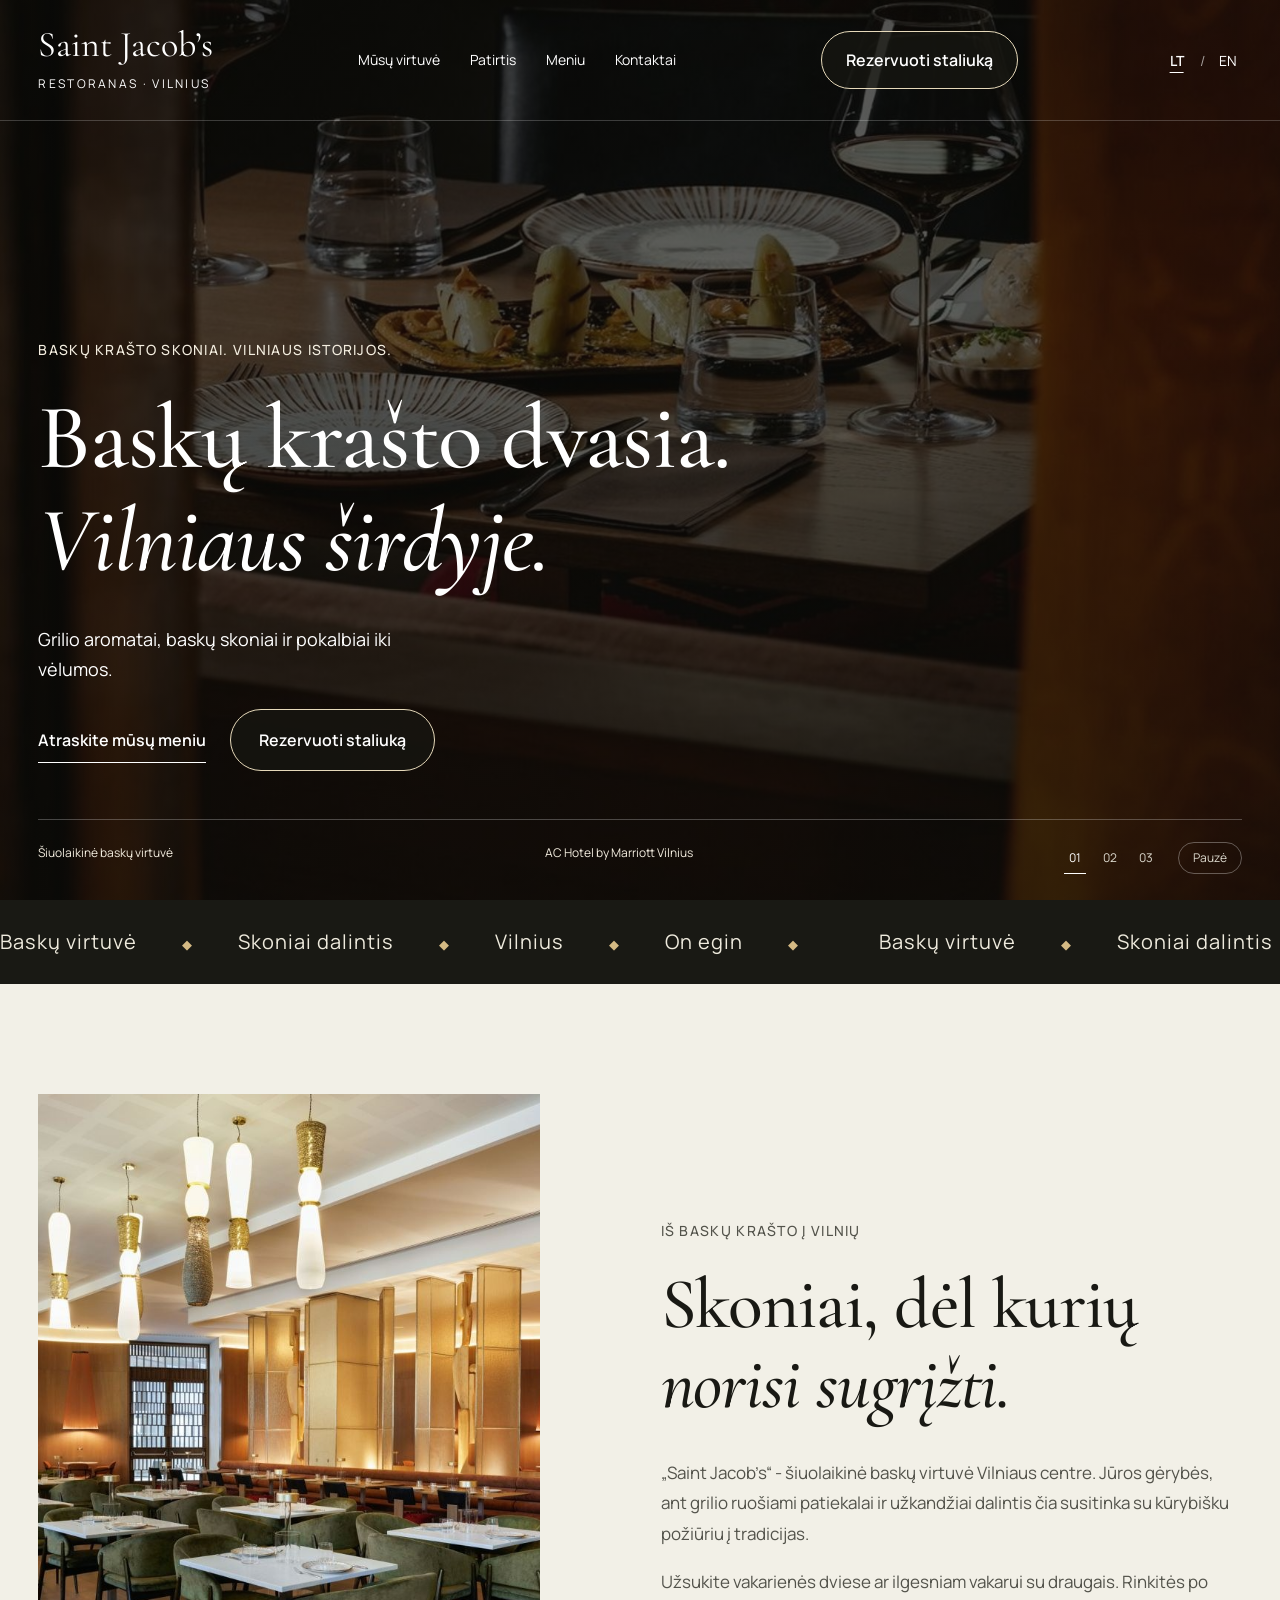
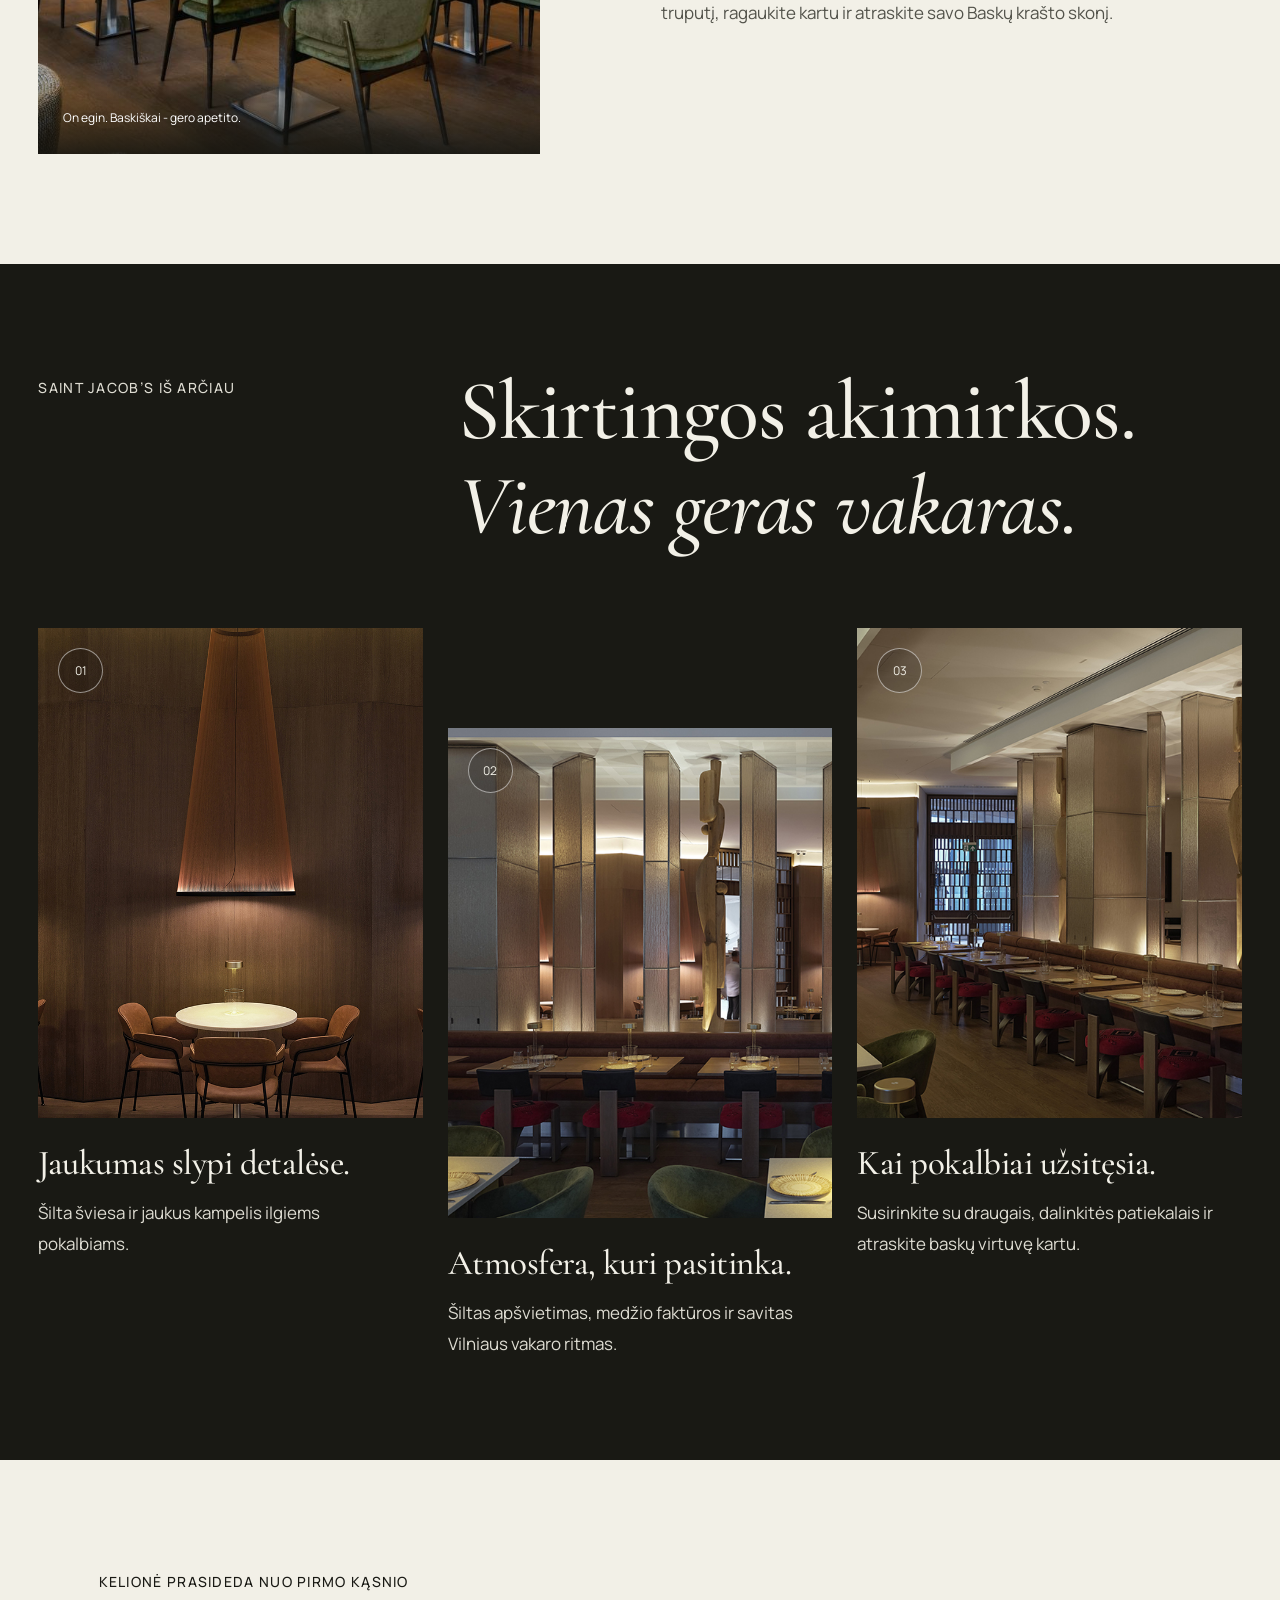
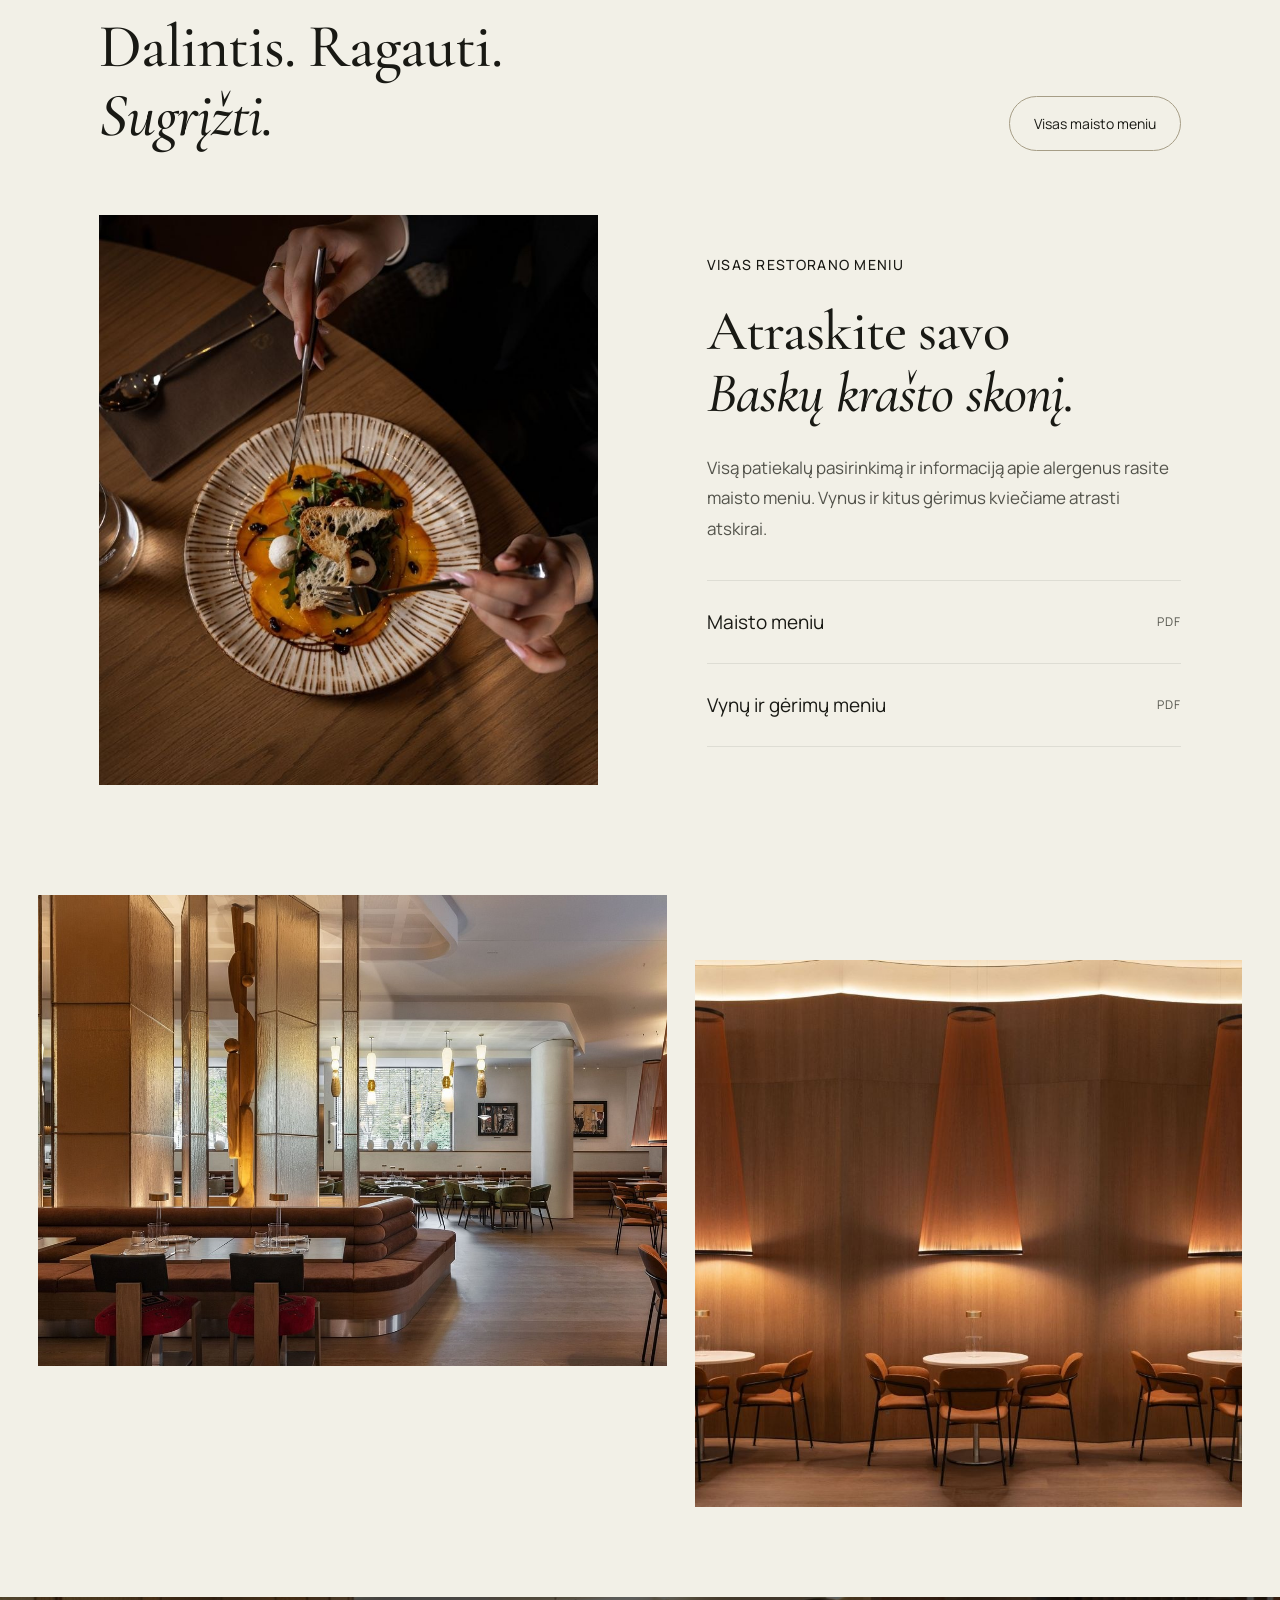
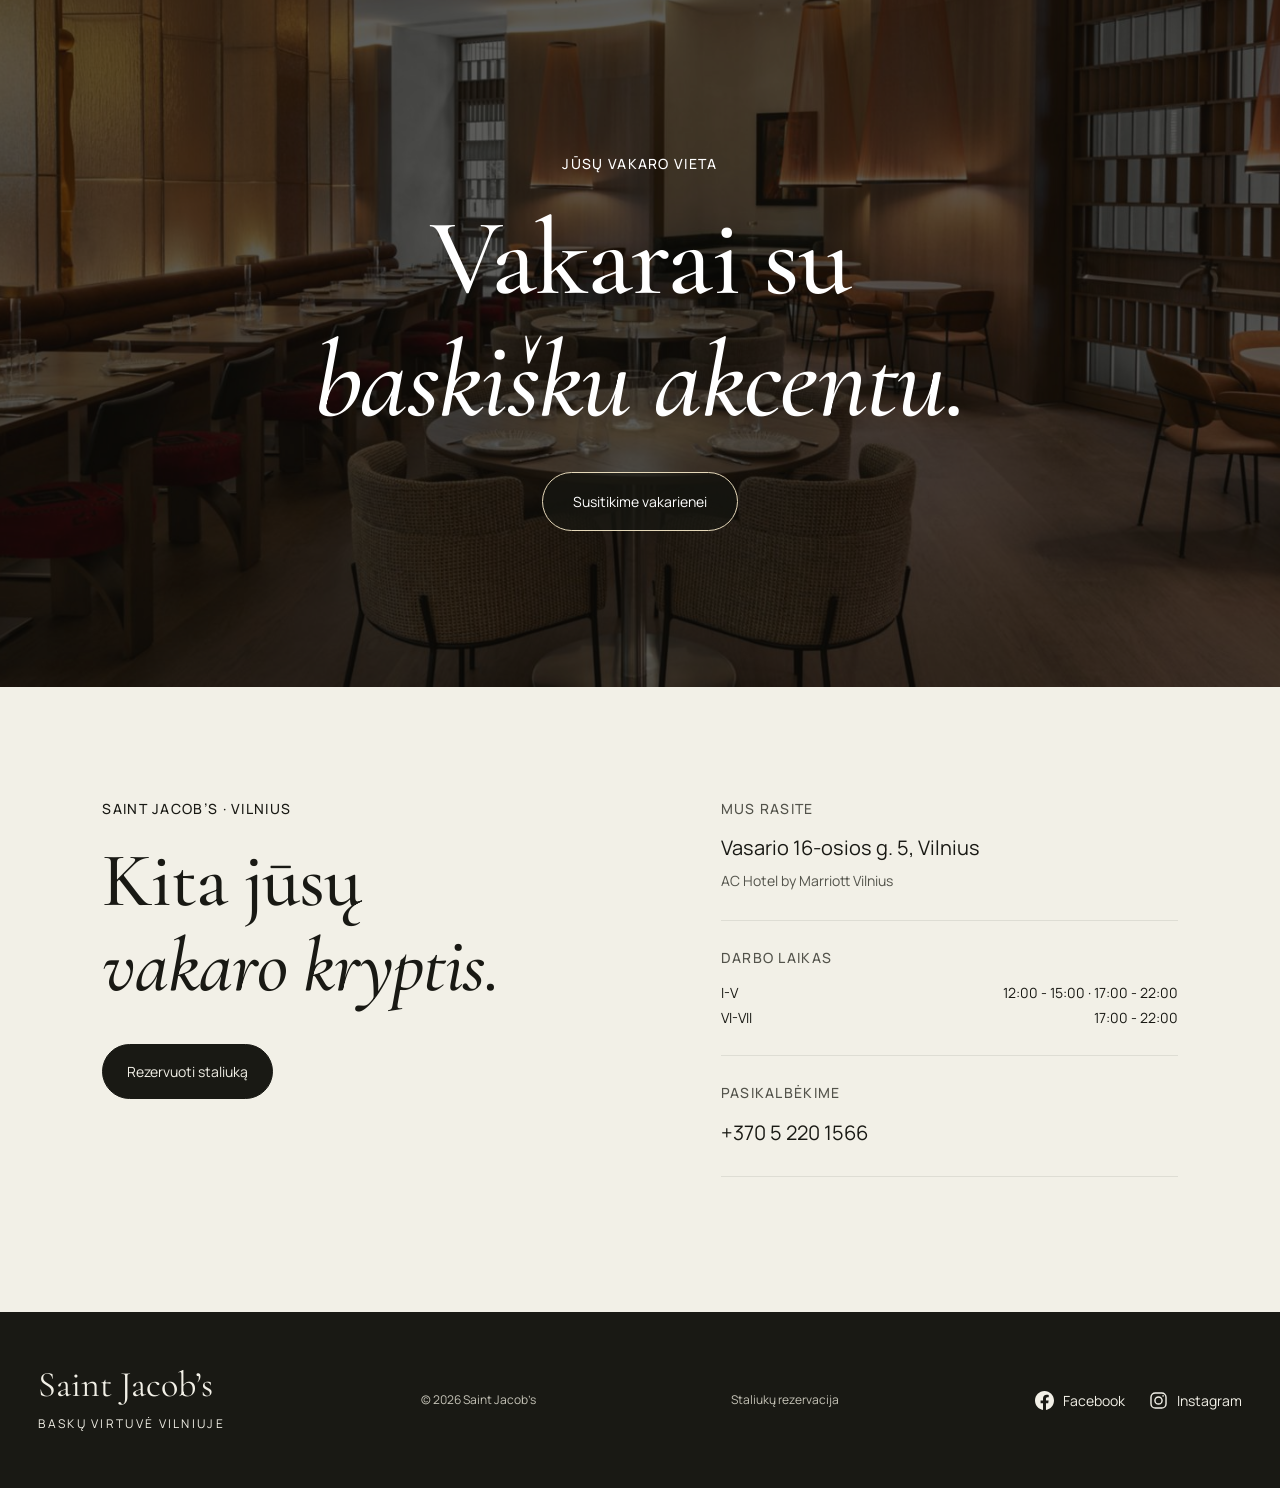
<file: index.html>
<!doctype html><html lang="lt"><head><meta charset="utf-8"><meta name="viewport" content="width=device-width,initial-scale=1"><title>Saint Jacob's | Baskų virtuvė Vilniuje</title><meta name="description" content="Saint Jacob's - šiuolaikinė baskų virtuvė Vilniaus centre. Atraskite restorano meniu ir rezervuokite staliuką."><meta name="theme-color" content="#282721"><link rel="stylesheet" href="style.css"><link rel="icon" type="image/svg+xml" href="data:image/svg+xml,%3Csvg xmlns='http://www.w3.org/2000/svg' viewBox='0 0 64 64'%3E%3Crect width='64' height='64' fill='%23282721'/%3E%3Ctext x='32' y='45' text-anchor='middle' font-family='Georgia' font-size='42' fill='%23dbbf86'%3ES%3C/text%3E%3C/svg%3E"><link rel="alternate" hreflang="lt" href="index.html"><link rel="alternate" hreflang="en" href="en.html"></head><body>

<main><section class="hero" aria-label="Restorano nuotraukos"><header><a class="brand" href="#" aria-label="Saint Jacob's pradžia">Saint Jacob’s<span>Restoranas · Vilnius</span></a><nav aria-label="Pagrindinė navigacija"><a href="#istorija">Mūsų virtuvė</a><a href="#patirtis">Patirtis</a><a href="#meniu">Meniu</a><a href="#kontaktai">Kontaktai</a></nav><a class="reserve" href="https://saint-jacobs.tablein.com/lt" target="_blank" rel="noopener">Rezervuoti staliuką</a><div class="language-switch" role="navigation" aria-label="Kalba"><a href="index.html" lang="lt" hreflang="lt" aria-current="page">LT</a><span aria-hidden="true">/</span><a href="en.html" lang="en" hreflang="en">EN</a></div></header><img class="hero-slide active hero-food" src="assets/food.jpg" alt="Saint Jacob’s patiekalai ir vynas šiltai apšviestame restorane" fetchpriority="high" width="1920" height="1080"><img class="hero-slide" src="assets/room-wide.jpg" alt="Saint Jacob’s restorano salė" width="1336" height="748"><img class="hero-slide" src="assets/room-long.jpg" alt="Saint Jacob’s restorano staliukai" width="1000" height="667"><div class="hero-shade"></div><div class="hero-copy"><p class="eyebrow">Baskų krašto skoniai. Vilniaus istorijos.</p><h1>Baskų krašto dvasia.<br><em>Vilniaus širdyje.</em></h1><p>Grilio aromatai, baskų skoniai ir pokalbiai iki vėlumos.</p><a class="line-link" href="#meniu">Atraskite mūsų meniu</a><a class="hero-book outline light" href="https://saint-jacobs.tablein.com/lt" target="_blank" rel="noopener">Rezervuoti staliuką</a></div><div class="hero-bottom"><span>Šiuolaikinė baskų virtuvė</span><span>AC Hotel by Marriott Vilnius</span><div class="slider-controls"><button type="button" data-slide="0" aria-label="Pirma nuotrauka" aria-pressed="true">01</button><button type="button" data-slide="1" aria-label="Antra nuotrauka" aria-pressed="false">02</button><button type="button" data-slide="2" aria-label="Trečia nuotrauka" aria-pressed="false">03</button><button type="button" id="pause" aria-label="Sustabdyti nuotraukų kaitą">Pauzė</button></div></div></section><div class="ticker" aria-label="Baskų virtuvė, skoniai dalintis, Vilnius"><div class="ticker-track"><span>Baskų virtuvė <i>◆</i> Skoniai dalintis <i>◆</i> Vilnius <i>◆</i> On egin <i>◆</i> </span><span aria-hidden="true">Baskų virtuvė <i>◆</i> Skoniai dalintis <i>◆</i> Vilnius <i>◆</i> On egin <i>◆</i> </span></div></div>
<section class="story section" id="istorija"><figure class="story-photo"><img src="assets/green-room.jpg" alt="Saint Jacob’s restorano salė su žaliais krėslais" loading="lazy" width="1800" height="1200"><figcaption>On egin. Baskiškai - gero apetito.</figcaption></figure><div class="story-copy"><p class="eyebrow">Iš Baskų krašto į Vilnių</p><h2>Skoniai, dėl kurių<br><em>norisi sugrįžti.</em></h2><p>„Saint Jacob’s“ - šiuolaikinė baskų virtuvė Vilniaus centre. Jūros gėrybės, ant grilio ruošiami patiekalai ir užkandžiai dalintis čia susitinka su kūrybišku požiūriu į tradicijas.</p><p>Užsukite vakarienės dviese ar ilgesniam vakarui su draugais. Rinkitės po truputį, ragaukite kartu ir atraskite savo Baskų krašto skonį.</p></div></section>
<section class="experience section" id="patirtis"><div class="experience-title"><p class="eyebrow">Saint Jacob’s iš arčiau</p><h2>Skirtingos akimirkos.<br><em>Vienas geras vakaras.</em></h2></div><div class="experience-grid"><article><div class="experience-image"><img src="assets/detail.jpg" alt="Jaukus staliukas po šiltu šviestuvu" loading="lazy"><span>01</span></div><h3>Jaukumas slypi detalėse.</h3><p>Šilta šviesa ir jaukus kampelis ilgiems pokalbiams.</p></article><article><div class="experience-image"><img class="interior-no-faces" src="assets/room-warm.jpg" alt="Saint Jacob’s salės apšvietimas ir medžio detalės" loading="lazy"><span>02</span></div><h3>Atmosfera, kuri pasitinka.</h3><p>Šiltas apšvietimas, medžio faktūros ir savitas Vilniaus vakaro ritmas.</p></article><article><div class="experience-image"><img src="assets/room-wide.jpg" alt="Erdvi Saint Jacob’s restorano salė" loading="lazy"><span>03</span></div><h3>Kai pokalbiai užsitęsia.</h3><p>Susirinkite su draugais, dalinkitės patiekalais ir atraskite baskų virtuvę kartu.</p></article></div></section><section class="food section" id="meniu"><div class="section-heading"><div><p class="eyebrow">Kelionė prasideda nuo pirmo kąsnio</p><h2>Dalintis. Ragauti.<br><em>Sugrįžti.</em></h2></div><a class="outline" href="https://backend.app.tablein.com/storage/restaurants/22970725/pdf-menu/EN-LT-A-la-carte-6a0336e5a97d1.pdf?disposition=inline" target="_blank" rel="noopener">Visas maisto meniu</a></div><div class="food-grid"><figure><img src="assets/plated-food.jpg" alt="Spalvingas Saint Jacob’s patiekalas keraminėje lėkštėje" loading="lazy" width="1336" height="890"><figcaption><span>01 / Skonio pradžia</span><h3>Maži kąsniai, daug pokalbių.</h3></figcaption></figure><div class="menu-list menu-links"><p class="eyebrow">Visas restorano meniu</p><h3>Atraskite savo<br><em>Baskų krašto skonį.</em></h3><p class="menu-intro">Visą patiekalų pasirinkimą ir informaciją apie alergenus rasite maisto meniu. Vynus ir kitus gėrimus kviečiame atrasti atskirai.</p><a class="menu-document" href="https://backend.app.tablein.com/storage/restaurants/22970725/pdf-menu/EN-LT-A-la-carte-6a0336e5a97d1.pdf?disposition=inline" target="_blank" rel="noopener"><span>Maisto meniu</span><small>PDF</small></a><a class="menu-document" href="https://backend.app.tablein.com/storage/restaurants/22970725/pdf-menu/EN-LT-Drinks-Menu-6a0336e850783.pdf?disposition=inline" target="_blank" rel="noopener"><span>Vynų ir gėrimų meniu</span><small>PDF</small></a></div></div></section>
<section class="photo-pair section" aria-label="Restorano erdvės"><figure><img src="assets/dining-light.jpg" alt="Šviesi Saint Jacob’s salė su medžio detalėmis" loading="lazy" width="1200" height="1200"></figure><figure><img src="assets/lamps.jpg" alt="Trys šilti šviestuvai virš apvalių restorano staliukų" loading="lazy" width="1336" height="891"></figure></section><section class="full-image"><img src="assets/interior.jpg" alt="Saint Jacob’s restorano vakaro atmosfera" loading="lazy"><div><p class="eyebrow">Jūsų vakaro vieta</p><h2>Vakarai su<br><em>baskišku akcentu.</em></h2><a class="outline light" href="https://saint-jacobs.tablein.com/lt" target="_blank" rel="noopener">Susitikime vakarienei</a></div></section><section class="visit section" id="kontaktai"><div><p class="eyebrow">Saint Jacob’s · Vilnius</p><h2>Kita jūsų<br><em>vakaro kryptis.</em></h2><a class="solid" href="https://saint-jacobs.tablein.com/lt" target="_blank" rel="noopener">Rezervuoti staliuką</a></div><div class="visit-info"><div><span class="eyebrow">Mus rasite</span><p>Vasario 16-osios g. 5, Vilnius</p><span class="muted">AC Hotel by Marriott Vilnius</span></div><div><span class="eyebrow">Darbo laikas</span><dl><div><dt>I-V</dt><dd>12:00 - 15:00 · 17:00 - 22:00</dd></div><div><dt>VI-VII</dt><dd>17:00 - 22:00</dd></div></dl></div><div><span class="eyebrow">Pasikalbėkime</span><a class="phone" href="tel:+37052201566">+370 5 220 1566</a></div></div></section></main><footer><a class="brand" href="#">Saint Jacob’s<span>Baskų virtuvė Vilniuje</span></a><span>© 2026 Saint Jacob’s</span><a href="https://saint-jacobs.tablein.com/lt" target="_blank" rel="noopener">Staliukų rezervacija</a><div class="social-links" aria-label="Socialiniai tinklai"><a href="https://www.facebook.com/saintjacobsrestaurant/" target="_blank" rel="noopener" aria-label="Saint Jacob’s Facebook"><svg viewBox="0 0 24 24" aria-hidden="true"><path fill="currentColor" d="M24 12.073C24 5.405 18.627 0 12 0S0 5.405 0 12.073C0 18.1 4.388 23.094 10.125 24v-8.437H7.078v-3.49h3.047V9.413c0-3.026 1.792-4.697 4.533-4.697 1.312 0 2.686.236 2.686.236v2.97H15.83c-1.49 0-1.955.931-1.955 1.887v2.264h3.328l-.532 3.49h-2.796V24C19.612 23.094 24 18.1 24 12.073z"/></svg><span>Facebook</span></a><a href="https://www.instagram.com/saintjacobsrestaurant/" target="_blank" rel="noopener" aria-label="Saint Jacob’s Instagram"><svg viewBox="0 0 24 24" fill="none" stroke="currentColor" stroke-width="1.8" aria-hidden="true"><rect x="2.5" y="2.5" width="19" height="19" rx="5.5"/><circle cx="12" cy="12" r="4.5"/><circle cx="17.8" cy="6.2" r="1" fill="currentColor" stroke="none"/></svg><span>Instagram</span></a></div></footer><script src="script.js" defer></script></body></html>
</file>
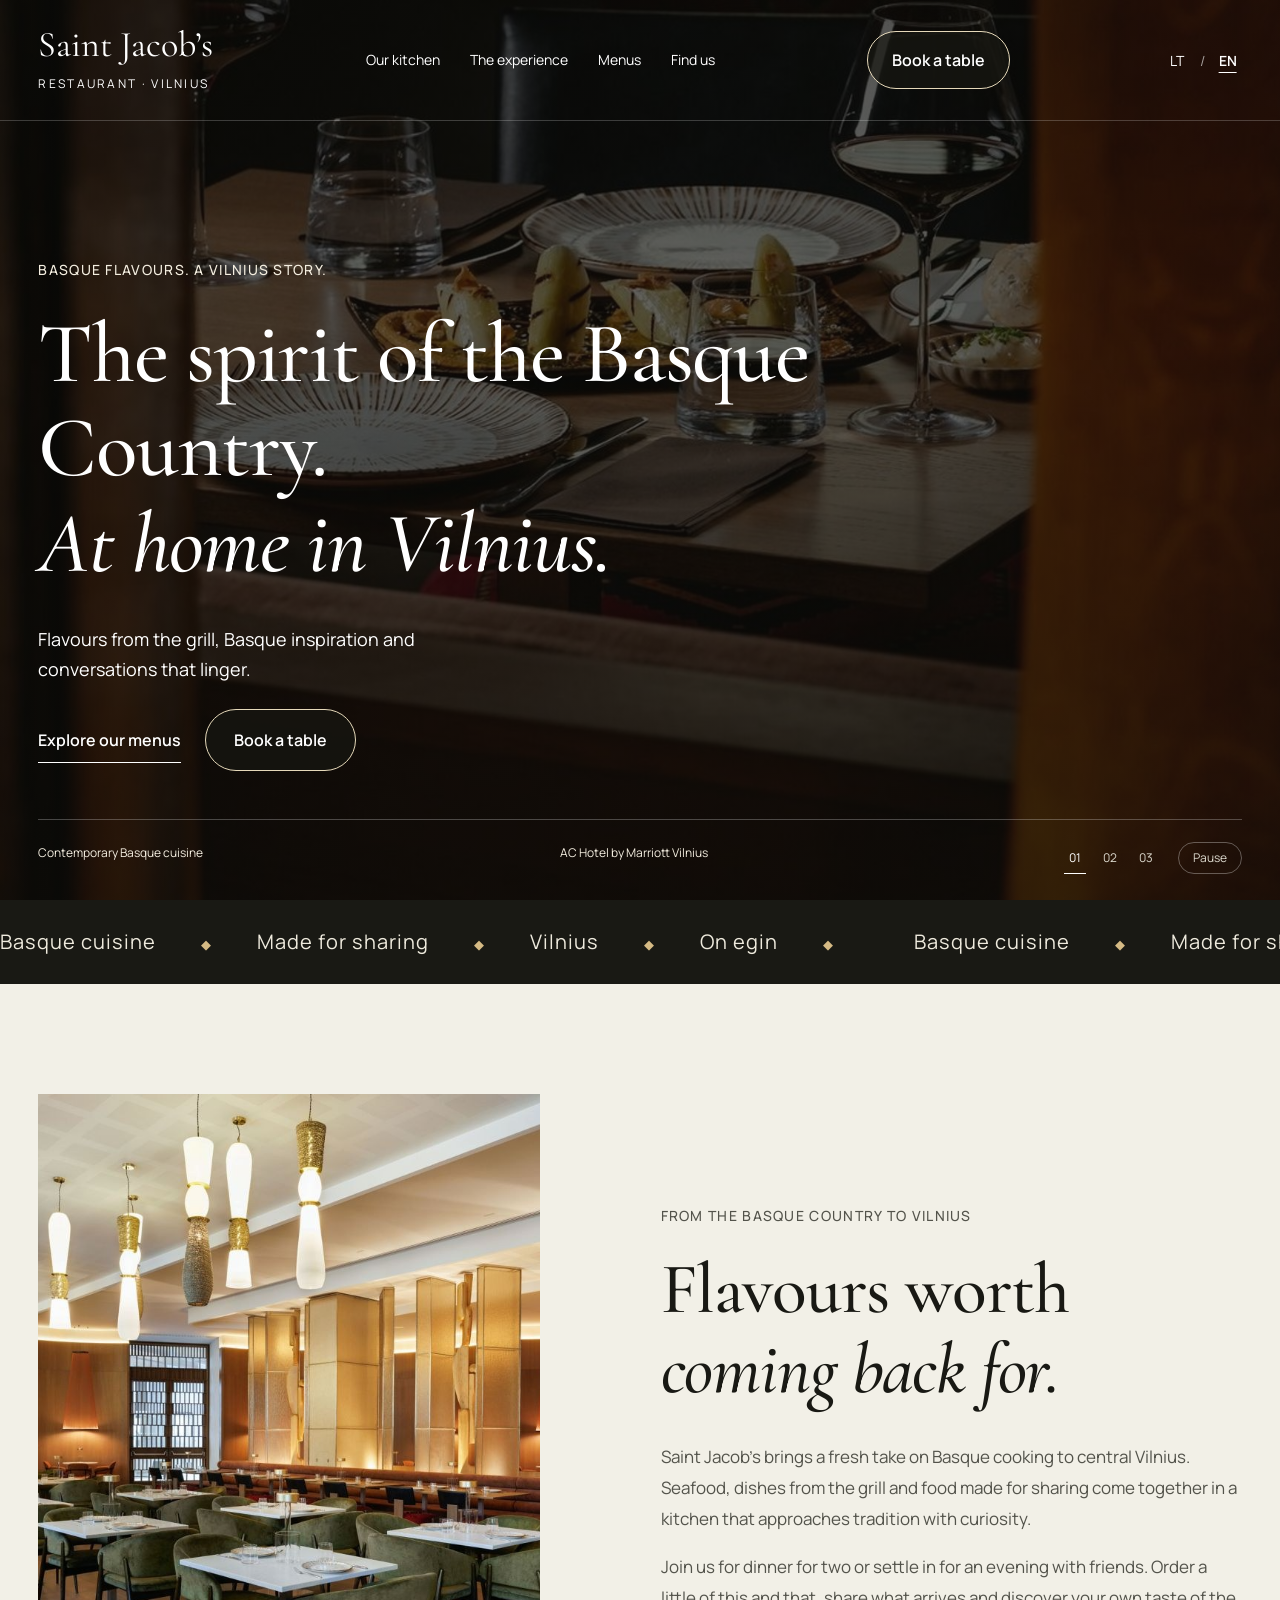
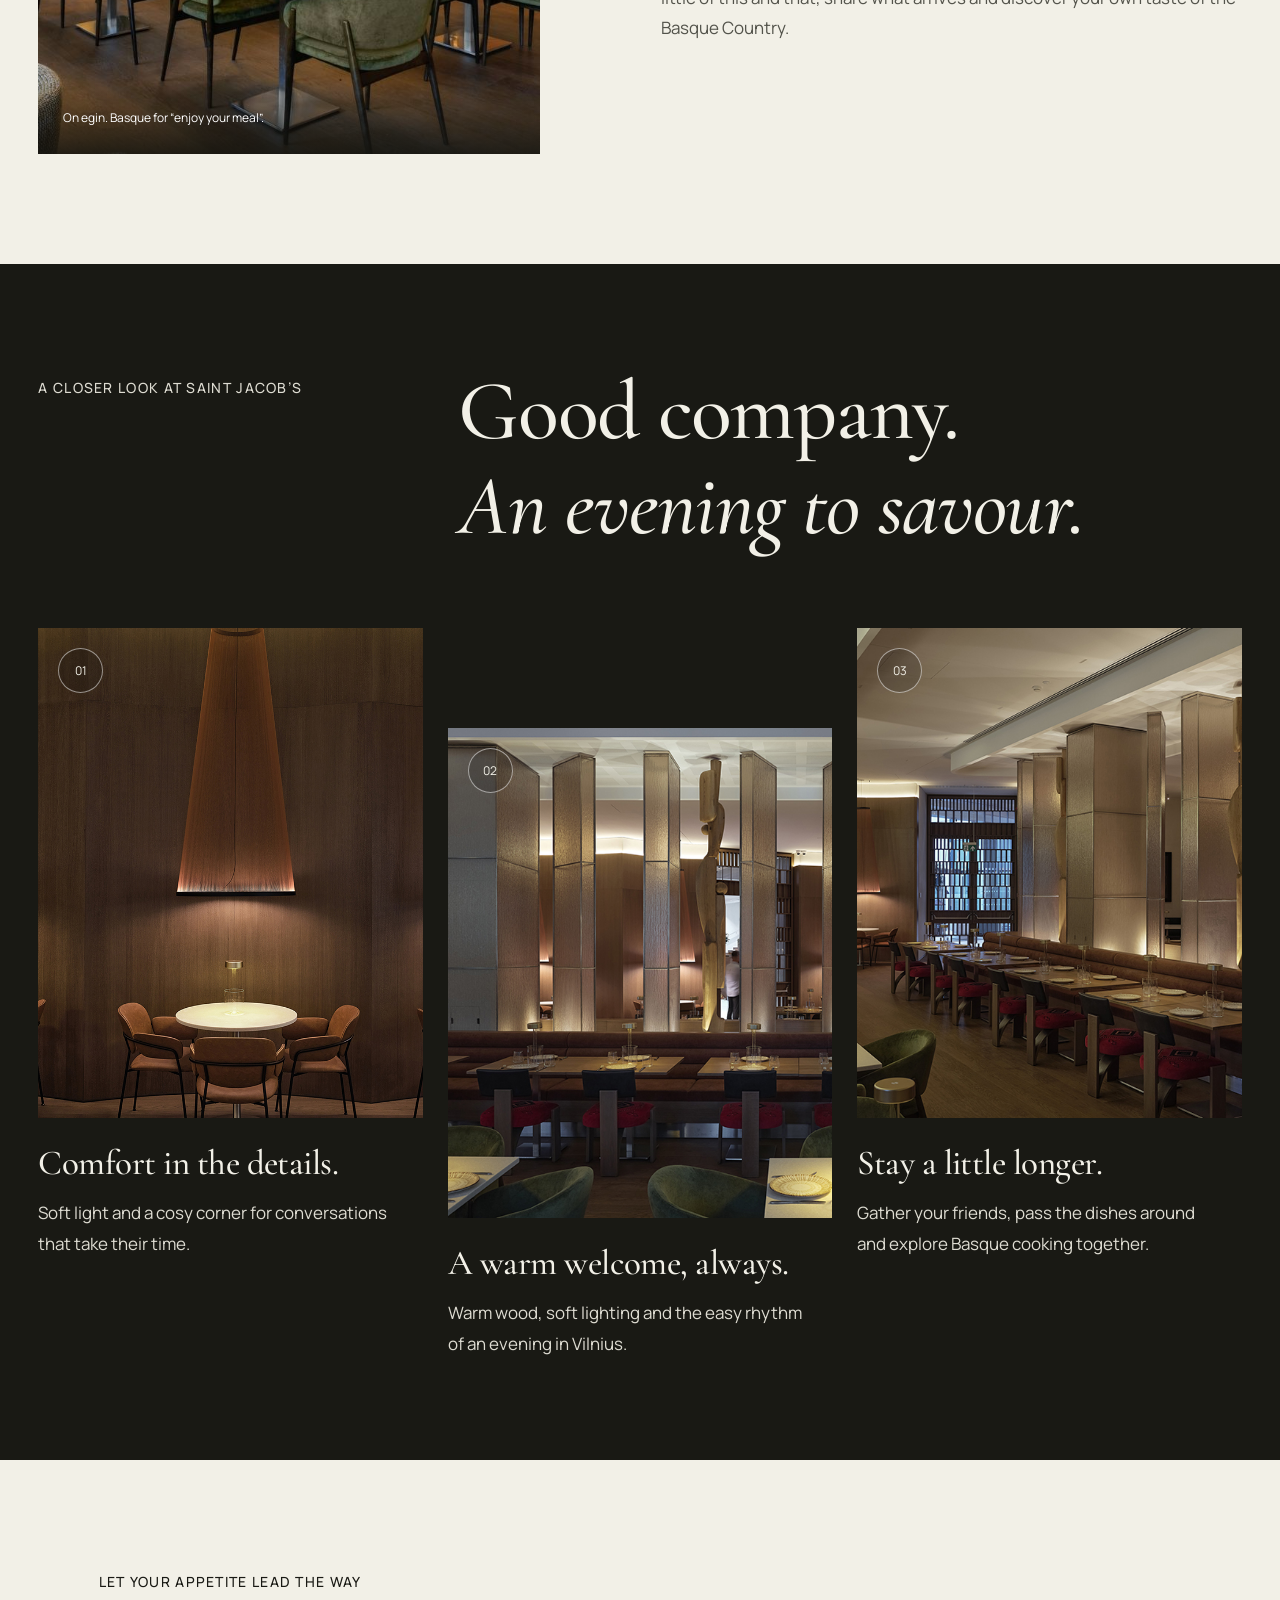
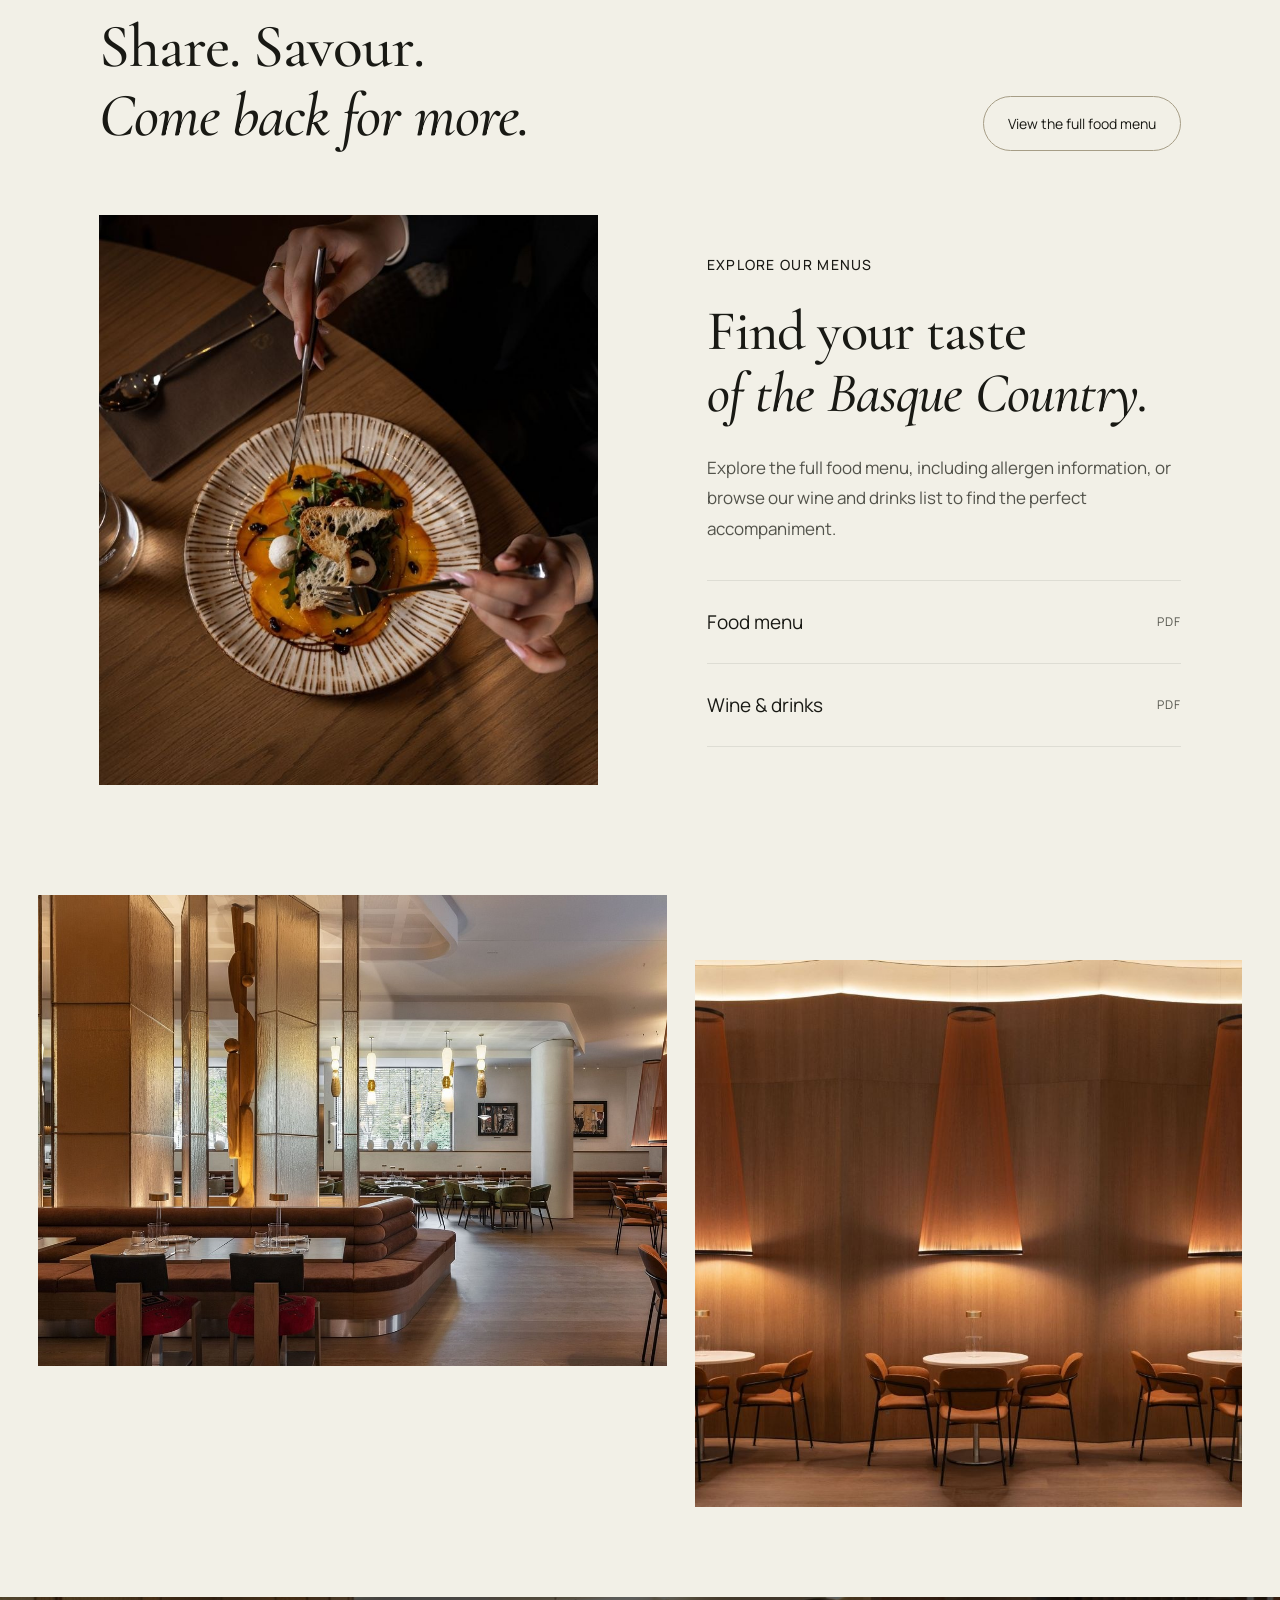
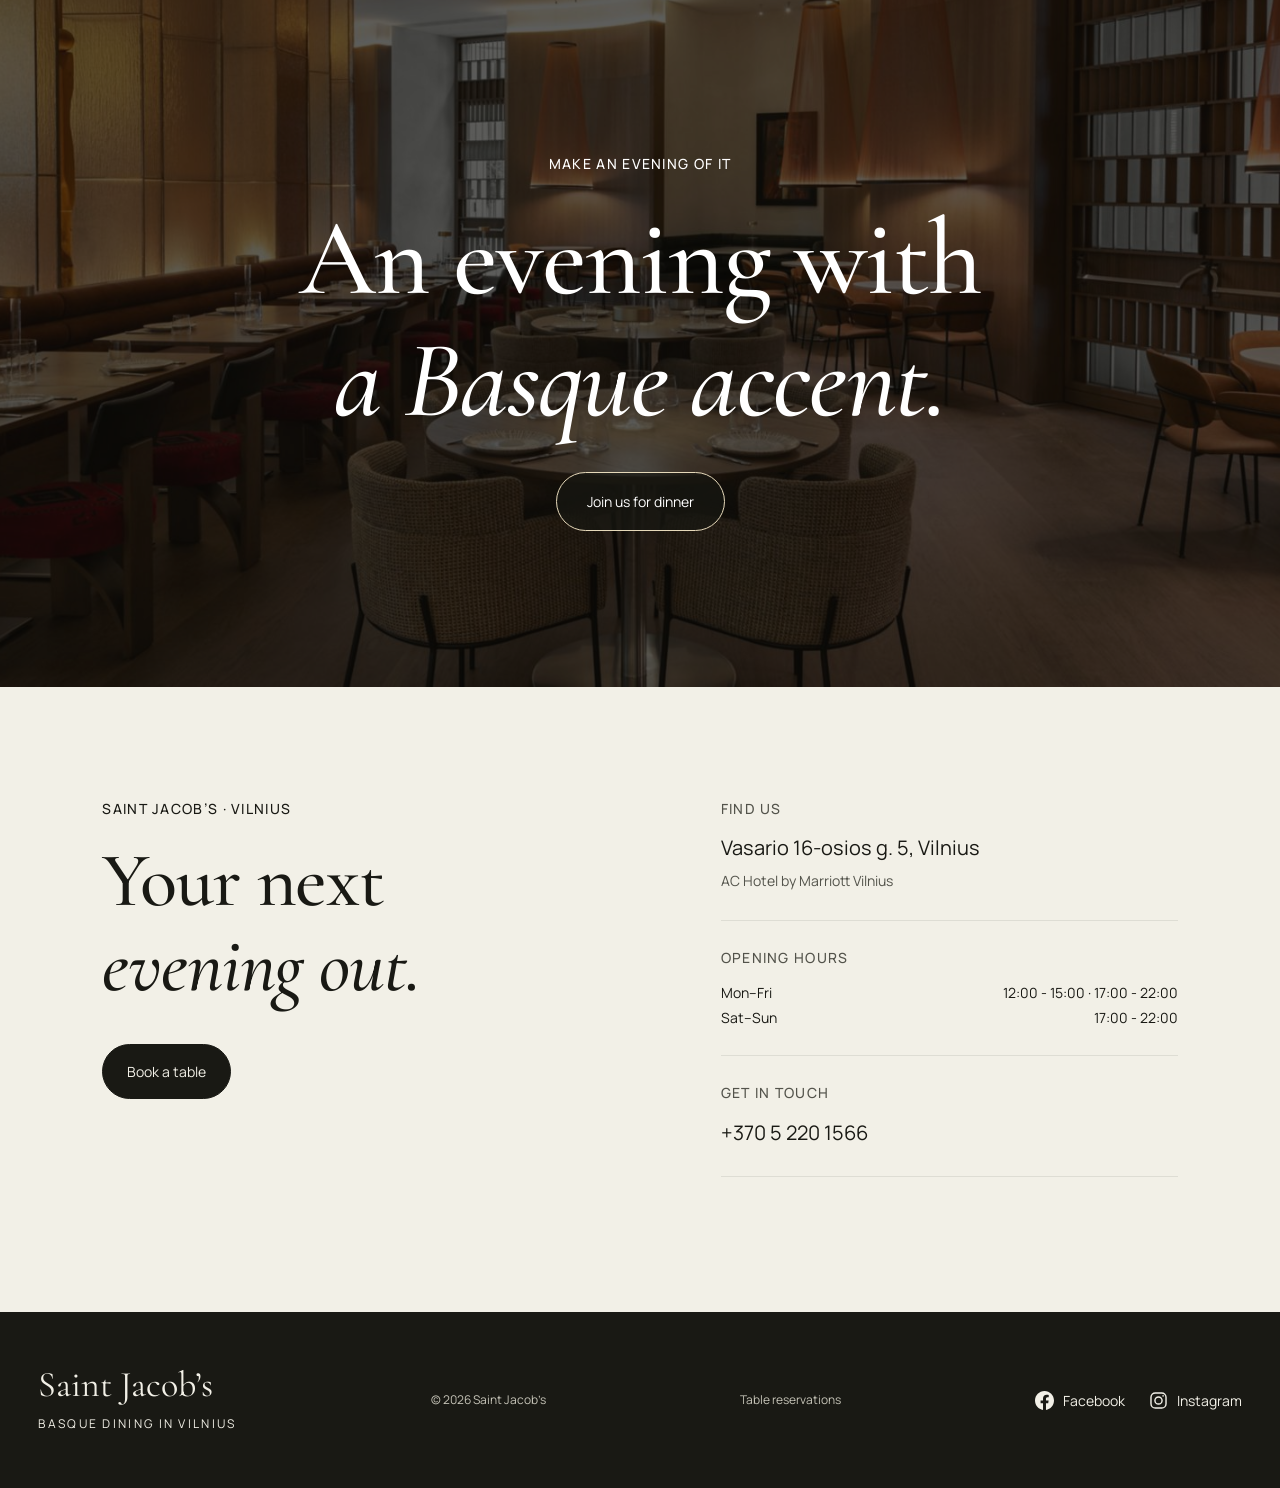
<file: en.html>
<!doctype html><html lang="en"><head><meta charset="utf-8"><meta name="viewport" content="width=device-width,initial-scale=1"><title>Saint Jacob's | Basque Dining in Vilnius</title><meta name="description" content="Discover contemporary Basque cooking at Saint Jacob's in central Vilnius. Explore our menus and book your table."><meta name="theme-color" content="#282721"><link rel="stylesheet" href="style.css"><link rel="icon" type="image/svg+xml" href="data:image/svg+xml,%3Csvg xmlns='http://www.w3.org/2000/svg' viewBox='0 0 64 64'%3E%3Crect width='64' height='64' fill='%23282721'/%3E%3Ctext x='32' y='45' text-anchor='middle' font-family='Georgia' font-size='42' fill='%23dbbf86'%3ES%3C/text%3E%3C/svg%3E"><link rel="alternate" hreflang="lt" href="index.html"><link rel="alternate" hreflang="en" href="en.html"></head><body>

<main><section class="hero" aria-label="Restaurant photographs"><header><a class="brand" href="#" aria-label="Saint Jacob's home">Saint Jacob’s<span>Restaurant · Vilnius</span></a><nav aria-label="Main navigation"><a href="#istorija">Our kitchen</a><a href="#patirtis">The experience</a><a href="#meniu">Menus</a><a href="#kontaktai">Find us</a></nav><a class="reserve" href="https://saint-jacobs.tablein.com/en" target="_blank" rel="noopener">Book a table</a><div class="language-switch" role="navigation" aria-label="Language"><a href="index.html" lang="lt" hreflang="lt">LT</a><span aria-hidden="true">/</span><a href="en.html" lang="en" hreflang="en" aria-current="page">EN</a></div></header><img class="hero-slide active hero-food" src="assets/food.jpg" alt="Food and wine in the warm surroundings of Saint Jacob’s" fetchpriority="high" width="1920" height="1080"><img class="hero-slide" src="assets/room-wide.jpg" alt="The Saint Jacob’s dining room" width="1336" height="748"><img class="hero-slide" src="assets/room-long.jpg" alt="Tables at Saint Jacob’s" width="1000" height="667"><div class="hero-shade"></div><div class="hero-copy"><p class="eyebrow">Basque flavours. A Vilnius story.</p><h1>The spirit of the Basque Country.<br><em>At home in Vilnius.</em></h1><p>Flavours from the grill, Basque inspiration and conversations that linger.</p><a class="line-link" href="#meniu">Explore our menus</a><a class="hero-book outline light" href="https://saint-jacobs.tablein.com/en" target="_blank" rel="noopener">Book a table</a></div><div class="hero-bottom"><span>Contemporary Basque cuisine</span><span>AC Hotel by Marriott Vilnius</span><div class="slider-controls"><button type="button" data-slide="0" aria-label="First photograph" aria-pressed="true">01</button><button type="button" data-slide="1" aria-label="Second photograph" aria-pressed="false">02</button><button type="button" data-slide="2" aria-label="Third photograph" aria-pressed="false">03</button><button type="button" id="pause" aria-label="Pause slideshow">Pause</button></div></div></section><div class="ticker" aria-label="Basque cuisine, food to share, Vilnius"><div class="ticker-track"><span>Basque cuisine <i>◆</i> Made for sharing <i>◆</i> Vilnius <i>◆</i> On egin <i>◆</i> </span><span aria-hidden="true">Basque cuisine <i>◆</i> Made for sharing <i>◆</i> Vilnius <i>◆</i> On egin <i>◆</i> </span></div></div>
<section class="story section" id="istorija"><figure class="story-photo"><img src="assets/green-room.jpg" alt="The Saint Jacob’s dining room with green chairs" loading="lazy" width="1800" height="1200"><figcaption>On egin. Basque for “enjoy your meal”.</figcaption></figure><div class="story-copy"><p class="eyebrow">From the Basque Country to Vilnius</p><h2>Flavours worth<br><em>coming back for.</em></h2><p>Saint Jacob’s brings a fresh take on Basque cooking to central Vilnius. Seafood, dishes from the grill and food made for sharing come together in a kitchen that approaches tradition with curiosity.</p><p>Join us for dinner for two or settle in for an evening with friends. Order a little of this and that, share what arrives and discover your own taste of the Basque Country.</p></div></section>
<section class="experience section" id="patirtis"><div class="experience-title"><p class="eyebrow">A closer look at Saint Jacob’s</p><h2>Good company.<br><em>An evening to savour.</em></h2></div><div class="experience-grid"><article><div class="experience-image"><img src="assets/detail.jpg" alt="A cosy table beneath a softly glowing lamp" loading="lazy"><span>01</span></div><h3>Comfort in the details.</h3><p>Soft light and a cosy corner for conversations that take their time.</p></article><article><div class="experience-image"><img class="interior-no-faces" src="assets/room-warm.jpg" alt="Warm lighting and wood details at Saint Jacob’s" loading="lazy"><span>02</span></div><h3>A warm welcome, always.</h3><p>Warm wood, soft lighting and the easy rhythm of an evening in Vilnius.</p></article><article><div class="experience-image"><img src="assets/room-wide.jpg" alt="The spacious dining room at Saint Jacob’s" loading="lazy"><span>03</span></div><h3>Stay a little longer.</h3><p>Gather your friends, pass the dishes around and explore Basque cooking together.</p></article></div></section><section class="food section" id="meniu"><div class="section-heading"><div><p class="eyebrow">Let your appetite lead the way</p><h2>Share. Savour.<br><em>Come back for more.</em></h2></div><a class="outline" href="https://backend.app.tablein.com/storage/restaurants/22970725/pdf-menu/EN-LT-A-la-carte-6a0336e5a97d1.pdf?disposition=inline" target="_blank" rel="noopener">View the full food menu</a></div><div class="food-grid"><figure><img src="assets/plated-food.jpg" alt="A colourful Saint Jacob’s dish on a ceramic plate" loading="lazy" width="1336" height="890"><figcaption><span>01 / A first taste</span><h3>Food to share. Stories to tell.</h3></figcaption></figure><div class="menu-list menu-links"><p class="eyebrow">Explore our menus</p><h3>Find your taste<br><em>of the Basque Country.</em></h3><p class="menu-intro">Explore the full food menu, including allergen information, or browse our wine and drinks list to find the perfect accompaniment.</p><a class="menu-document" href="https://backend.app.tablein.com/storage/restaurants/22970725/pdf-menu/EN-LT-A-la-carte-6a0336e5a97d1.pdf?disposition=inline" target="_blank" rel="noopener"><span>Food menu</span><small>PDF</small></a><a class="menu-document" href="https://backend.app.tablein.com/storage/restaurants/22970725/pdf-menu/EN-LT-Drinks-Menu-6a0336e850783.pdf?disposition=inline" target="_blank" rel="noopener"><span>Wine & drinks</span><small>PDF</small></a></div></div></section>
<section class="photo-pair section" aria-label="Inside the restaurant"><figure><img src="assets/dining-light.jpg" alt="The bright Saint Jacob’s dining room with warm wood details" loading="lazy" width="1200" height="1200"></figure><figure><img src="assets/lamps.jpg" alt="Three softly glowing lamps above round restaurant tables" loading="lazy" width="1336" height="891"></figure></section><section class="full-image"><img src="assets/interior.jpg" alt="The evening atmosphere at Saint Jacob’s" loading="lazy"><div><p class="eyebrow">Make an evening of it</p><h2>An evening with<br><em>a Basque accent.</em></h2><a class="outline light" href="https://saint-jacobs.tablein.com/en" target="_blank" rel="noopener">Join us for dinner</a></div></section><section class="visit section" id="kontaktai"><div><p class="eyebrow">Saint Jacob’s · Vilnius</p><h2>Your next<br><em>evening out.</em></h2><a class="solid" href="https://saint-jacobs.tablein.com/en" target="_blank" rel="noopener">Book a table</a></div><div class="visit-info"><div><span class="eyebrow">Find us</span><p>Vasario 16-osios g. 5, Vilnius</p><span class="muted">AC Hotel by Marriott Vilnius</span></div><div><span class="eyebrow">Opening hours</span><dl><div><dt>Mon–Fri</dt><dd>12:00 - 15:00 · 17:00 - 22:00</dd></div><div><dt>Sat–Sun</dt><dd>17:00 - 22:00</dd></div></dl></div><div><span class="eyebrow">Get in touch</span><a class="phone" href="tel:+37052201566">+370 5 220 1566</a></div></div></section></main><footer><a class="brand" href="#">Saint Jacob’s<span>Basque dining in Vilnius</span></a><span>© 2026 Saint Jacob’s</span><a href="https://saint-jacobs.tablein.com/en" target="_blank" rel="noopener">Table reservations</a><div class="social-links" aria-label="Social media"><a href="https://www.facebook.com/saintjacobsrestaurant/" target="_blank" rel="noopener" aria-label="Saint Jacob’s Facebook"><svg viewBox="0 0 24 24" aria-hidden="true"><path fill="currentColor" d="M24 12.073C24 5.405 18.627 0 12 0S0 5.405 0 12.073C0 18.1 4.388 23.094 10.125 24v-8.437H7.078v-3.49h3.047V9.413c0-3.026 1.792-4.697 4.533-4.697 1.312 0 2.686.236 2.686.236v2.97H15.83c-1.49 0-1.955.931-1.955 1.887v2.264h3.328l-.532 3.49h-2.796V24C19.612 23.094 24 18.1 24 12.073z"/></svg><span>Facebook</span></a><a href="https://www.instagram.com/saintjacobsrestaurant/" target="_blank" rel="noopener" aria-label="Saint Jacob’s Instagram"><svg viewBox="0 0 24 24" fill="none" stroke="currentColor" stroke-width="1.8" aria-hidden="true"><rect x="2.5" y="2.5" width="19" height="19" rx="5.5"/><circle cx="12" cy="12" r="4.5"/><circle cx="17.8" cy="6.2" r="1" fill="currentColor" stroke="none"/></svg><span>Instagram</span></a></div></footer><script src="script.js" defer></script></body></html>
</file>
<file: style.css>
@import url('https://fonts.googleapis.com/css2?family=Cormorant+Garamond:ital,wght@0,400;0,500;1,400;1,500&family=Manrope:wght@400;500;600&display=swap');
:root{--ink:#282721;--paper:#faf9f5;--gold:#d5ba84;--line:#deddd4;--muted:#6c6c60}*{box-sizing:border-box}html{scroll-behavior:smooth;scroll-padding-top:30px}body{margin:0;background:var(--paper);color:var(--ink);font-family:Manrope,Arial,sans-serif;font-size:16px;line-height:1.8;-webkit-font-smoothing:antialiased}a{color:inherit;text-decoration:none}a:focus-visible{outline:2px solid var(--gold);outline-offset:7px}img{width:100%;height:100%;object-fit:cover;display:block}p,h1,h2,h3,figure{margin:0}h1,h2,h3{font-family:'Cormorant Garamond',Georgia,serif;font-weight:400;line-height:1.02}em{font-weight:400}header{position:absolute;z-index:3;top:0;left:0;right:0;display:flex;align-items:center;justify-content:space-between;gap:30px;padding:30px 5%;color:white;border-bottom:1px solid #ffffff35}.brand{font-family:'Cormorant Garamond',Georgia,serif;font-size:36px;line-height:1;white-space:nowrap}.brand span{display:block;font-family:Manrope,Arial,sans-serif;text-transform:uppercase;letter-spacing:2.3px;font-size:12px;margin-top:12px}.reserve,.outline,.solid{font-size:14px;line-height:1.5;padding:16px 24px;display:inline-block;border:1px solid #ffffff77;transition:background .2s,color .2s}.reserve:hover{background:white;color:var(--ink)}nav{display:flex;gap:30px;font-size:14px}nav a:hover{text-decoration:underline;text-underline-offset:7px}.hero{height:96svh;min-height:770px;max-height:1150px;position:relative;color:white;background:#282721;isolation:isolate}.hero>img,.hero-shade{position:absolute;inset:0;z-index:-2}.hero>img{object-position:center 55%}.hero-shade{z-index:-1;background:linear-gradient(180deg,#14181077 0%,#151c1366 35%,#14190ee8 100%)}.hero-copy{position:absolute;left:8%;bottom:160px;max-width:1000px}.eyebrow{font-size:12px;font-weight:500;letter-spacing:2px;text-transform:uppercase;line-height:1.8;display:block}.hero .eyebrow{color:#eadcbb;margin-bottom:25px}h1{font-size:clamp(76px,7.9vw,124px);letter-spacing:-.04em}.hero-copy>p:not(.eyebrow){margin:26px 0 24px;color:#ffffffd9;font-size:17px}.line-link{display:inline-block;font-size:14px;border-bottom:1px solid currentColor;padding-bottom:7px}.hero-bottom{position:absolute;bottom:34px;left:5%;right:5%;padding-top:22px;border-top:1px solid #ffffff40;display:flex;justify-content:space-between;gap:24px;font-size:12px;color:#dddacf}.section{padding:110px 8%}.story{display:grid;grid-template-columns:.8fr 1.25fr;gap:14%;border-bottom:1px solid var(--line)}.story-label{display:flex;flex-direction:column;align-items:start}.small-word{font-family:'Cormorant Garamond',Georgia,serif;font-style:italic;font-size:80px;line-height:1.2;color:#9a8254;margin-top:70px}.translation{font-size:12px;color:var(--muted)}h2{font-size:clamp(48px,4.8vw,74px);letter-spacing:-.025em}.story h2{margin-bottom:32px}.story p{max-width:570px;color:var(--muted);margin-top:18px}.section-heading{display:flex;align-items:end;justify-content:space-between;gap:30px;margin-bottom:64px}.section-heading .eyebrow{margin-bottom:20px}.outline{border-color:#a69d86;white-space:nowrap}.outline:hover{background:var(--ink);color:var(--paper)}.food-grid{display:grid;grid-template-columns:1fr .95fr;gap:9%;align-items:center}.food-grid figure img{height:580px}.food-grid figcaption{padding-top:24px}.food-grid figcaption span{font-size:12px;color:var(--muted)}h3{font-size:29px}.food-grid figcaption h3{margin-top:10px;font-size:34px}.menu-list>.eyebrow{margin-bottom:24px}.menu-list article{display:flex;gap:24px;justify-content:space-between;padding:24px 0;border-bottom:1px solid var(--line)}.menu-list article p{font-size:14px;color:var(--muted);line-height:1.7;margin-top:10px}.menu-list article>span{font-size:16px;white-space:nowrap}.menu-note{font-size:12px;color:var(--muted);margin:24px 0}.evening{display:grid;grid-template-columns:1.05fr 1fr;background:var(--ink);color:var(--paper)}.evening-photo{min-height:690px}.evening-copy{padding:90px 15%;display:flex;flex-direction:column;align-items:start;justify-content:center}.evening-copy .eyebrow{color:var(--gold);margin-bottom:30px}.evening-copy h2{font-size:clamp(50px,4.8vw,75px)}.evening-copy h2 em{color:#d8c8a8}.evening-copy p:not(.eyebrow){font-size:16px;color:#c3c2b8;margin:30px 0;max-width:390px}.outline.light{border-color:#bbae8e}.outline.light:hover{background:var(--paper);color:var(--ink)}.visit{display:grid;grid-template-columns:1fr 1fr;gap:15%;padding-top:120px;padding-bottom:120px}.visit .eyebrow{margin-bottom:20px}.visit h2{font-size:86px;margin-bottom:35px}.solid{background:var(--ink);color:var(--paper);border-color:var(--ink)}.solid:hover{background:#4a493a}.visit-info>div{border-bottom:1px solid var(--line);padding-bottom:25px;margin-bottom:25px}.visit-info .eyebrow{margin-bottom:10px;color:var(--muted)}.visit-info p,.phone{font-size:20px}.muted{font-size:14px;color:var(--muted)}dl{margin:0}dl>div{display:flex;gap:25px;justify-content:space-between;font-size:14px}dd{margin:0}footer{background:var(--ink);color:var(--paper);padding:45px 5%;display:flex;align-items:center;justify-content:space-between;gap:30px}footer>span,footer>a:not(.brand){font-size:12px;color:#c6c4b8}@media(prefers-reduced-motion:no-preference){.hero-copy{animation:rise 1s both}@keyframes rise{from{opacity:0;transform:translateY(20px)}to{opacity:1;transform:translateY(0)}}}@media(max-width:1000px){header{padding:26px 4%;gap:20px}.brand{font-size:31px}nav{gap:18px}.reserve{padding:13px 16px;font-size:12px}.section{padding:80px 6%}.hero-copy{left:6%}.story{gap:8%;grid-template-columns:.8fr 1.3fr}.food-grid{gap:6%}.food-grid figure img{height:510px}.evening-copy{padding:65px 10%}.evening-photo{min-height:650px}.visit{gap:10%}.visit h2{font-size:72px}}@media(max-width:700px){header{padding:25px 6%;gap:14px}.brand{font-size:30px}.brand span{font-size:12px;letter-spacing:1.5px}nav{display:none}.reserve{padding:12px;font-size:12px;max-width:124px;text-align:center}.hero{height:92svh;min-height:720px;max-height:940px}.hero-copy{left:7%;right:7%;bottom:145px}.hero .eyebrow{font-size:12px;max-width:280px;letter-spacing:1.5px;margin-bottom:25px}h1{font-size:clamp(61px,12.6vw,85px);line-height:1}.hero-copy>p:not(.eyebrow){font-size:16px;max-width:260px}.hero-bottom{left:7%;right:7%;bottom:28px;flex-wrap:wrap;gap:8px 20px}.hero-bottom>span:nth-child(2){display:none}.hero-bottom>a{margin-left:auto}.section{padding:60px 7%}.story{grid-template-columns:1fr;gap:32px}.small-word{margin-top:20px;font-size:55px}.story-label{position:relative}.translation{font-size:12px}h2{font-size:49px}.story h2{margin-bottom:25px}.section-heading{display:block;margin-bottom:35px}.section-heading .outline{margin-top:28px}.food-grid{grid-template-columns:1fr;gap:45px}.food-grid figure img{height:470px}.food-grid figcaption h3{font-size:32px}.menu-list article{padding:22px 0}h3{font-size:27px}.evening{grid-template-columns:1fr}.evening-photo{min-height:0;height:420px}.evening-copy{padding:55px 7%}.evening-copy h2{font-size:56px}.evening-copy h2 br:last-child{display:none}.visit{grid-template-columns:1fr;gap:48px}.visit h2{font-size:69px}.visit-info p,.phone{font-size:19px}dl>div{font-size:13px;gap:10px}footer{padding:36px 7%;flex-wrap:wrap}footer>.brand{width:100%;margin-bottom:15px}footer>span,footer>a:not(.brand){font-size:12px}}@media(prefers-reduced-motion:reduce){html{scroll-behavior:auto}*{animation:none!important;transition:none!important}}
/* Photo-led, changing scenes */
:root{--ink:#191914;--paper:#f2f0e7}header{padding:27px 3%;gap:22px}.hero{height:100svh;min-height:800px;max-height:1150px}.hero-slide{opacity:0;transition:opacity 1.6s ease,transform 7s linear;transform:scale(1.055)}.hero-slide.active{opacity:1;transform:scale(1)}.hero-shade{background:linear-gradient(180deg,#10100c45 0%,#11110c05 30%,#11110c45 55%,#11110cc9 100%)}.hero-copy{left:3%;right:3%;max-width:none;bottom:140px}h1{font-size:clamp(75px,8vw,124px);max-width:1100px;line-height:.95}.hero-copy>p:not(.eyebrow){max-width:480px;margin-top:32px}.hero-book{position:absolute;right:0;bottom:0;border-radius:50px;padding:22px 34px}.hero-bottom{left:3%;right:3%;bottom:26px}.slider-controls{display:flex;gap:12px;align-items:center}.slider-controls button{background:none;color:#dddacf;border:0;border-bottom:1px solid transparent;padding:3px 5px;font:inherit;cursor:pointer;min-height:32px}.slider-controls button[aria-pressed=true]{color:white;border-color:white}#pause{border:1px solid #ffffff50;border-radius:30px;padding:3px 14px;margin-left:8px}.ticker{overflow:hidden;padding:24px 0;background:var(--ink);color:#eeeadd}.ticker-track{display:flex;width:max-content;animation:ticker 34s linear infinite}.ticker span{white-space:nowrap;display:block;font-size:20px;letter-spacing:1px;padding-right:40px}.ticker i{font-style:normal;font-size:13px;color:var(--gold);padding:0 40px}.ticker:hover .ticker-track{animation-play-state:paused}@keyframes ticker{to{transform:translateX(-50%)}}.section{padding:110px 3%}.story{grid-template-columns: .95fr 1.1fr;gap:10%;align-items:center;border:0}.story-photo{height:660px;position:relative;overflow:hidden}.story-photo img{object-position:54% center;transition:transform 1.2s}.story-photo:hover img{transform:scale(1.035)}.story-photo figcaption{position:absolute;bottom:0;left:0;right:0;padding:25px;background:linear-gradient(transparent,#151510dd);color:white;font-size:12px}.story-copy>.eyebrow{margin:0 0 22px}.story h2{font-size:clamp(53px,5.6vw,86px)}.story p:not(.eyebrow){font-size:16px;max-width:620px}.experience{background:var(--ink);color:var(--paper);padding-top:100px;padding-bottom:100px}.experience-title{display:grid;grid-template-columns:.6fr 1.4fr;gap:7%;margin-bottom:75px}.experience-title h2{font-size:clamp(52px,6.6vw,100px)}.experience-title>.eyebrow{padding-top:12px;color:#c1bcae}.experience-grid{display:grid;grid-template-columns:repeat(3,minmax(0,1fr));gap:25px}.experience-grid article:nth-child(2){margin-top:100px}.experience-image{height:490px;position:relative;overflow:hidden}.experience-image img{transition:transform 1s}.experience-image:hover img{transform:scale(1.055)}.experience-image span{position:absolute;top:20px;left:20px;border:1px solid #ffffff80;border-radius:50%;width:45px;height:45px;display:grid;place-items:center;font-size:12px;background:#11111130}.experience-grid h3{font-size:35px;line-height:1.15;margin:25px 0 15px}.experience-grid p{font-size:15px;color:#b7b5aa;max-width:360px}.food .section-heading{padding:0 5%}.food-grid{padding:0 5%;gap:10%}.food-grid figure img{height:570px}.food-grid figcaption{display:none}.full-image{position:relative;min-height:690px;display:flex;align-items:center;justify-content:center;color:white;text-align:center;isolation:isolate;overflow:hidden}.full-image>img{position:absolute;inset:0;z-index:-2}.full-image:before{content:'';position:absolute;inset:0;background:#13181188;z-index:-1}.full-image h2{font-size:clamp(75px,8.5vw,132px);margin:22px 0 30px}.full-image .outline{border-radius:40px;padding:18px 30px}.visit{padding:110px 8%}.visit h2{font-size:100px}.solid,.outline,.reserve{border-radius:40px}.reveal{opacity:1;transform:none}.motion .reveal{opacity:0;transform:translateY(35px);transition:opacity .85s,transform .85s}.motion .reveal.visible{opacity:1;transform:none}.scroll-progress{position:fixed;top:0;left:0;height:2px;background:var(--gold);z-index:20;width:0;pointer-events:none}footer{padding:55px 3%}.brand{font-size:36px}@media(max-width:1000px){nav{gap:14px;font-size:12px}.hero-copy{left:5%;right:5%}.hero-book{position:static;margin-left:25px;padding:16px 24px}.hero-bottom>span:nth-child(2){display:none}.section{padding:80px 5%}.story{gap:7%}.story-photo{height:590px}.experience-image{height:370px}.experience-grid h3{font-size:29px}.experience-grid p{font-size:14px}.experience-title{grid-template-columns:.55fr 1.45fr}.food-grid,.food .section-heading{padding:0}.full-image{min-height:590px}.visit{gap:10%}}@media(max-width:700px){header{padding:24px 6%}.brand{font-size:30px}.brand span{font-size:10px}.hero{height:100svh;min-height:780px;max-height:1050px}.hero-copy{left:6%;right:6%;bottom:135px}h1{font-size:clamp(61px,12.4vw,85px);line-height:1.02}.hero .eyebrow{font-size:12px}.hero-copy>p:not(.eyebrow){margin:24px 0 20px}.hero-book{display:table;margin:22px 0 0;padding:14px 22px}.hero-bottom{left:6%;right:6%;bottom:25px;gap:12px}.slider-controls{gap:9px}.hero-bottom>span{display:none}.ticker{padding:20px 0}.ticker span{font-size:16px}.ticker i{padding:0 24px}.section{padding:60px 6%}.story{grid-template-columns:1fr;gap:38px}.story-photo{height:440px}.story h2{font-size:49px}.experience-title{display:block;margin-bottom:40px}.experience-title .eyebrow{margin-bottom:22px}.experience-title h2{font-size:52px}.experience-grid{grid-template-columns:1fr;gap:45px}.experience-grid article:nth-child(2){margin-top:0}.experience-image{height:480px}.experience-grid article:nth-child(2) .experience-image{height:340px}.experience-grid h3{font-size:33px;margin-top:20px}.experience-grid p{font-size:16px;max-width:none}.food-grid figure img{height:380px}.full-image{min-height:560px;padding:50px 6%}.full-image h2{font-size:78px}.visit h2{font-size:75px}.visit{gap:45px}.slider-controls button{min-height:40px}.motion .reveal{transform:translateY(20px)}footer{padding:40px 6%}}@media(prefers-reduced-motion:reduce){.ticker-track{animation:none}.hero-slide{transition:none;transform:none}.motion .reveal{opacity:1;transform:none;transition:none}}
.menu-links h3{font-size:clamp(42px,4.4vw,66px);line-height:1.08;margin-bottom:28px}.menu-intro{color:var(--muted);font-size:16px;line-height:1.8;margin-bottom:35px;max-width:490px}.menu-document{display:flex;justify-content:space-between;gap:24px;align-items:center;padding:24px 0;border-bottom:1px solid var(--line);font-size:19px;transition:color .2s}.menu-document:first-of-type{border-top:1px solid var(--line)}.menu-document small{font-size:12px;letter-spacing:1px;color:var(--muted)}.menu-document:hover{color:#8c713d}@media(max-width:700px){.menu-links h3{font-size:46px}.menu-document{font-size:17px}}
footer{flex-wrap:wrap}.social-links{display:flex;gap:24px;align-items:center}.social-links a{display:inline-flex;align-items:center;gap:9px;font-size:14px;min-height:44px}.social-links svg{width:19px;height:19px;flex-shrink:0}.social-links a:hover{color:var(--gold)}@media(max-width:700px){.social-links{width:100%;padding-top:16px;border-top:1px solid #ffffff25}}

/* Keep hero content in document flow so wrapped text cannot meet the header. */
.hero{display:flex;flex-direction:column;height:auto;min-height:max(800px,100svh);max-height:none;overflow:hidden}
.hero>header{position:relative;inset:auto;flex-shrink:0;flex-wrap:wrap}
.hero-copy{position:relative;inset:auto;margin:auto 3% 48px;padding-top:60px;flex-shrink:0}
.hero-bottom{position:relative;inset:auto;margin:0 3% 26px;flex-shrink:0;flex-wrap:wrap}
.hero-book{position:static;margin-left:24px;padding:18px 28px}
h1,h2,h3{overflow-wrap:anywhere}
.story>*,.food-grid>*,.experience-title>*,.visit>*{min-width:0}
.visit h2{font-size:clamp(52px,6vw,92px);line-height:1.08}
.full-image>div{max-width:100%}
@media(max-width:1000px){
.hero-copy{margin-left:5%;margin-right:5%}
.hero-bottom{margin-left:5%;margin-right:5%}
.hero>header nav{flex-wrap:wrap}
}
@media(max-width:700px){
.hero{min-height:100svh}
.hero>header{gap:20px 12px;padding:22px 6%}
.hero>header .brand{font-size:clamp(25px,6.8vw,30px)}
.hero>header .reserve{flex-shrink:0;max-width:112px;padding:10px 12px}
.hero-copy{margin:0 6% 36px;padding-top:42px}
.hero h1{font-size:clamp(46px,11.8vw,76px);line-height:1.08}
.hero .eyebrow{max-width:100%;margin-bottom:22px}
.hero-copy>p:not(.eyebrow){max-width:30ch}
.hero-book{display:table;margin:24px 0 0;padding:14px 22px}
.hero-bottom{margin:auto 6% 24px}
.full-image h2{font-size:clamp(46px,10.5vw,72px);line-height:1.08}
.visit h2{font-size:clamp(48px,11vw,72px)}
}

/* Readable type and consistent contrast across every slideshow image. */
:root{--muted:#53534b}
h1,h2,h3,h1 em,h2 em,h3 em{font-weight:500;letter-spacing:-.015em;line-height:1.12}
.hero-shade{background:linear-gradient(180deg,rgba(12,12,9,.70),rgba(12,12,9,.64) 35%,rgba(12,12,9,.78) 100%)}
.hero h1{font-size:clamp(64px,7.2vw,112px);line-height:1.1;max-width:1050px}
.hero-copy>p:not(.eyebrow){color:#fff;font-size:18px;line-height:1.7;max-width:38ch}
.hero .eyebrow,.hero-bottom{color:#f4eee0}
.hero .line-link,.hero .outline,.hero .reserve{font-size:16px;font-weight:600}
.hero .outline,.hero .reserve,.full-image .outline{background:#171712b3;border-color:#e6d9ba;color:#fff}
.hero .outline:hover,.hero .reserve:hover,.full-image .outline:hover{background:#f2f0e7;color:#191914}
.eyebrow{font-size:14px;letter-spacing:1.3px;line-height:1.7}
.brand span{font-size:12px;line-height:1.5}
.story p:not(.eyebrow),.menu-intro,.experience-grid p{font-size:17px;line-height:1.8}
.experience-grid p,.experience-title>.eyebrow{color:#dedcd2}
.full-image:before{background:rgba(12,12,9,.66)}
.full-image h2{line-height:1.12}
@media(max-width:700px){
.hero h1{font-size:clamp(42px,10.8vw,68px);line-height:1.12}
.hero .eyebrow{font-size:14px;letter-spacing:1px}
.hero-copy>p:not(.eyebrow){font-size:17px;max-width:34ch}
.hero>header .reserve{font-size:14px;max-width:124px}
.hero>header .brand span{font-size:12px;letter-spacing:1px}
.story h2,.experience-title h2,.menu-links h3{font-size:clamp(40px,10vw,52px);line-height:1.14}
.full-image h2,.visit h2{font-size:clamp(42px,10.5vw,66px);line-height:1.14}
}

.hero>img.hero-food{object-position:55% 48%}

/* A paired food gallery gives each photograph room to be seen. */
.photo-pair{display:grid;grid-template-columns:1.15fr 1fr;gap:28px;padding:64px 5% 0;align-items:start}
.photo-pair figure{margin:0;overflow:hidden;aspect-ratio:4/3}
.photo-pair figure:nth-child(2){margin-top:65px;aspect-ratio:1/1}
.photo-pair img{transition:transform .8s ease}
@media(hover:hover) and (prefers-reduced-motion:no-preference){.photo-pair figure:hover img{transform:scale(1.035)}}
@media(max-width:1000px){.photo-pair{padding-left:0;padding-right:0;gap:20px}}
@media(max-width:700px){.photo-pair{grid-template-columns:1fr;padding-top:35px;gap:24px}.photo-pair figure:nth-child(2){margin-top:0;aspect-ratio:4/3}}

.photo-pair.section{padding-top:0;padding-bottom:90px}.story-photo img{object-position:54% center}.food-grid figure img{object-position:52% center}@media(max-width:700px){.photo-pair.section{padding-bottom:55px}.story-photo{height:auto;aspect-ratio:4/3}}

.photo-pair.section{padding-left:3%;padding-right:3%}@media(max-width:700px){.photo-pair.section{padding-left:6%;padding-right:6%}}

/* Frame the architectural details to the left of the occupied bar. */
.experience-image img.interior-no-faces{width:145%;max-width:none;object-position:left center;transform:none}

.language-switch{display:flex;align-items:center;gap:9px;flex-shrink:0;font-size:14px;line-height:1.5}.language-switch a{display:inline-flex;align-items:center;justify-content:center;min-height:44px;min-width:28px}.language-switch a[aria-current=page]{font-weight:600;text-decoration:underline;text-underline-offset:6px}.language-switch span{opacity:.6}html[lang=en] .hero h1{font-size:clamp(58px,6.7vw,100px)}@media(max-width:700px){.hero>header .language-switch{width:100%;justify-content:flex-end;margin-top:-12px}html[lang=en] .hero h1{font-size:clamp(40px,10vw,64px)}}
</file>
